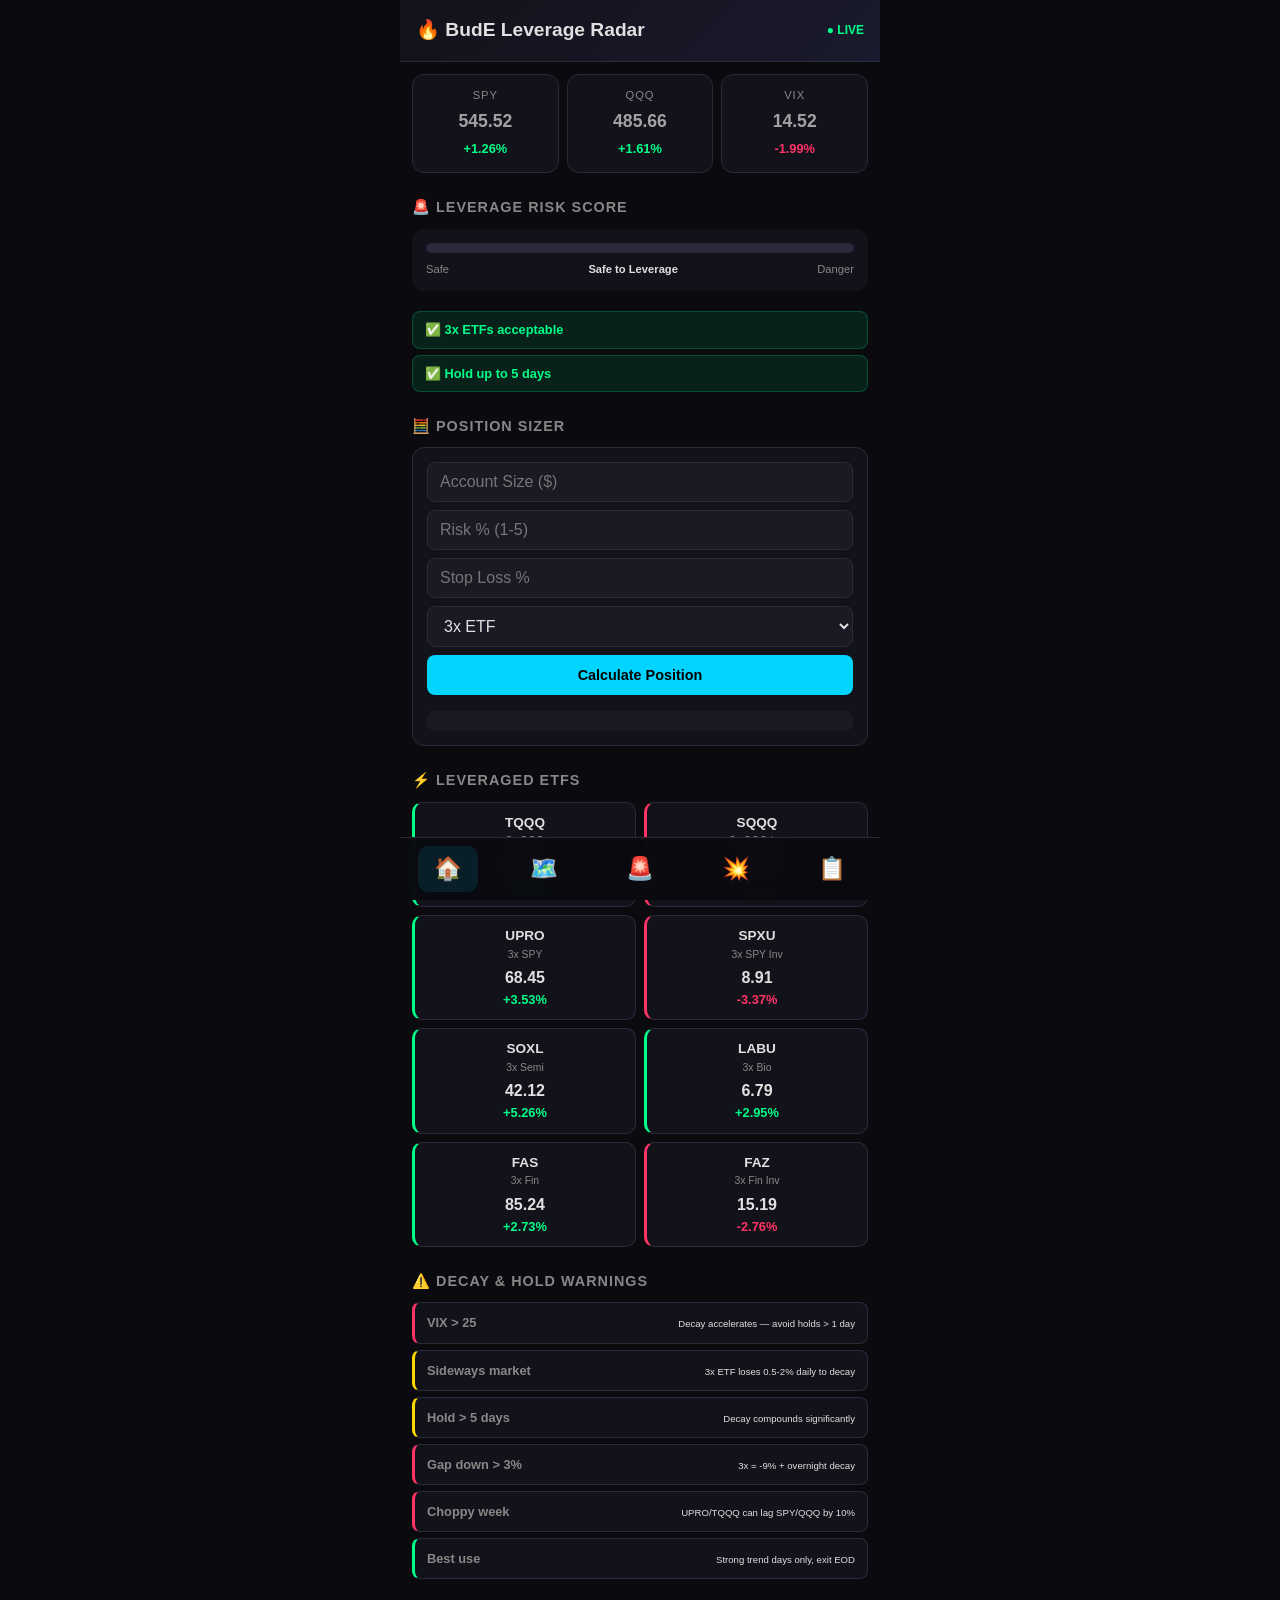
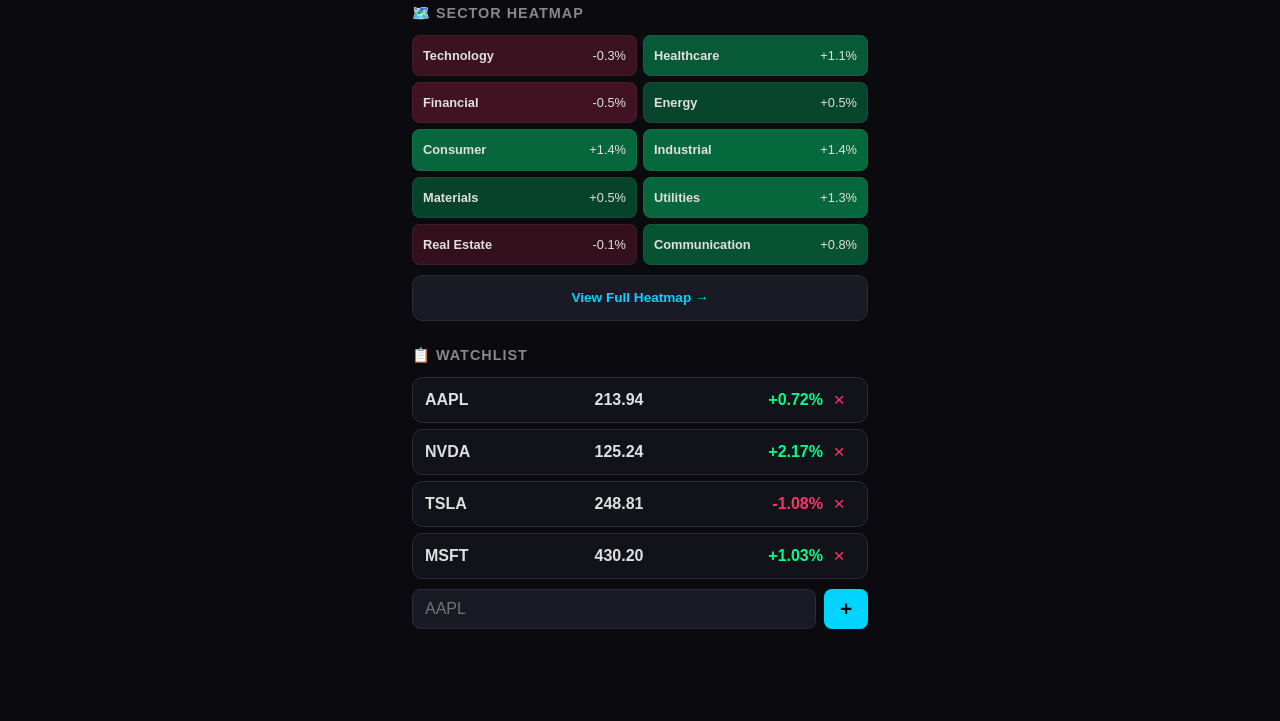
<file: index.html>
<!DOCTYPE html>
<html lang="en">
<head>
  <meta charset="UTF-8">
  <meta name="viewport" content="width=device-width, initial-scale=1.0, maximum-scale=1.0, user-scalable=no">
  <title>BudE Leverage Radar</title>
  <link rel="stylesheet" href="assets/style.css">
</head>
<body>
  <div class="app-container">
    <header class="app-header">
      <h1>🔥 BudE Leverage Radar</h1>
      <div class="market-status" id="marketStatus">● LIVE</div>
    </header>

    <section class="cards-row">
      <div class="card" onclick="openTicker('SPY')">
        <span class="card-label">SPY</span>
        <span class="card-price" id="spy-price">--</span>
        <span class="card-change" id="spy-change">--</span>
      </div>
      <div class="card" onclick="openTicker('QQQ')">
        <span class="card-label">QQQ</span>
        <span class="card-price" id="qqq-price">--</span>
        <span class="card-change" id="qqq-change">--</span>
      </div>
      <div class="card" onclick="openTicker('^VIX')">
        <span class="card-label">VIX</span>
        <span class="card-price" id="vix-price">--</span>
        <span class="card-change" id="vix-change">--</span>
      </div>
    </section>

    <section class="section">
      <h2>🚨 Leverage Risk Score</h2>
      <div class="risk-meter">
        <div class="risk-bar">
          <div class="risk-fill" id="riskFill"></div>
        </div>
        <div class="risk-labels">
          <span>Safe</span>
          <span id="riskText">Loading...</span>
          <span>Danger</span>
        </div>
      </div>
      <div class="risk-alerts" id="riskAlerts"></div>
      <div class="leverage-rules" id="leverageRules"></div>
    </section>

    <section class="section">
      <h2>🧮 Position Sizer</h2>
      <div class="sizer">
        <input type="number" id="acctSize" placeholder="Account Size ($)">
        <input type="number" id="riskPct" placeholder="Risk % (1-5)">
        <input type="number" id="stopLoss" placeholder="Stop Loss %">
        <select id="leverageMult">
          <option value="1">1x (Stock)</option>
          <option value="2">2x ETF</option>
          <option value="3" selected>3x ETF</option>
        </select>
        <button onclick="calcSize()">Calculate Position</button>
        <div id="sizeResult"></div>
      </div>
    </section>

    <section class="section">
      <h2>⚡ Leveraged ETFs</h2>
      <div class="leverage-grid" id="leverageGrid"></div>
    </section>

    <section class="section">
      <h2>⚠️ Decay & Hold Warnings</h2>
      <div class="decay-table" id="decayTable"></div>
    </section>

    <section class="section">
      <h2>🗺️ Sector Heatmap</h2>
      <div class="mini-heatmap" id="miniHeatmap"></div>
      <a href="heatmap.html" class="btn-full">View Full Heatmap →</a>
    </section>

    <section class="section">
      <h2>📋 Watchlist</h2>
      <div class="watchlist" id="watchlist"></div>
      <div class="add-ticker">
        <input type="text" id="newTicker" placeholder="AAPL" maxlength="5">
        <button onclick="addTicker()">+</button>
      </div>
    </section>

    <nav class="bottom-nav">
      <a href="index.html" class="nav-item active">🏠</a>
      <a href="heatmap.html" class="nav-item">🗺️</a>
      <a href="radar.html" class="nav-item">🚨</a>
      <a href="liquidation.html" class="nav-item">💥</a>
      <a href="watchlist.html" class="nav-item">📋</a>
    </nav>
  </div>

  <script>
    const PROXY_URL = 'https://query1.finance.yahoo.com/v8/finance/chart/';
    
    const FALLBACK_DATA = {
      'SPY': { price: 545.20, change: 1.2 },
      'QQQ': { price: 485.10, change: 1.5 },
      '^VIX': { price: 14.5, change: -2.1 },
      'TQQQ': { price: 58.20, change: 4.5 },
      'SQQQ': { price: 12.40, change: -4.2 },
      'UPRO': { price: 68.50, change: 3.6 },
      'SPXU': { price: 8.90, change: -3.5 },
      'SOXL': { price: 42.10, change: 5.2 },
      'LABU': { price: 6.80, change: 3.1 },
      'FAS': { price: 85.30, change: 2.8 },
      'FAZ': { price: 15.20, change: -2.7 },
      'AAPL': { price: 214.10, change: 0.8 },
      'MSFT': { price: 430.50, change: 1.1 },
      'NVDA': { price: 125.40, change: 2.3 },
      'TSLA': { price: 248.50, change: -1.2 },
      'META': { price: 510.20, change: 1.8 },
      'AMZN': { price: 185.30, change: 0.5 },
      'GOOGL': { price: 178.90, change: 0.3 },
      'AMD': { price: 162.40, change: 1.9 },
      'JPM': { price: 198.20, change: 0.6 }
    };

    const SECTORS = {
      'Technology': { tickers: ['XLK','AAPL','MSFT','NVDA'], color: '#00d4ff' },
      'Healthcare': { tickers: ['XLV','JNJ','PFE','UNH'], color: '#00ff88' },
      'Financial': { tickers: ['XLF','JPM','BAC','GS'], color: '#ffd700' },
      'Energy': { tickers: ['XLE','XOM','CVX','COP'], color: '#ff6b35' },
      'Consumer': { tickers: ['XLY','AMZN','TSLA','HD'], color: '#ff3366' },
      'Industrial': { tickers: ['XLI','BA','CAT','GE'], color: '#a855f7' },
      'Materials': { tickers: ['XLB','LIN','APD','NEM'], color: '#22c55e' },
      'Utilities': { tickers: ['XLU','NEE','DUK','SO'], color: '#3b82f6' },
      'Real Estate': { tickers: ['XLRE','AMT','PLD','O'], color: '#f59e0b' },
      'Communication': { tickers: ['XLC','META','GOOGL','NFLX'], color: '#ec4899' }
    };

    const LEVERAGE_ETFS = [
      { ticker: 'TQQQ', name: '3x QQQ', type: 'bull', underlying: 'QQQ' },
      { ticker: 'SQQQ', name: '3x QQQ Inv', type: 'bear', underlying: 'QQQ' },
      { ticker: 'UPRO', name: '3x SPY', type: 'bull', underlying: 'SPY' },
      { ticker: 'SPXU', name: '3x SPY Inv', type: 'bear', underlying: 'SPY' },
      { ticker: 'SOXL', name: '3x Semi', type: 'bull', underlying: 'SOXX' },
      { ticker: 'LABU', name: '3x Bio', type: 'bull', underlying: 'XBI' },
      { ticker: 'FAS', name: '3x Fin', type: 'bull', underlying: 'XLF' },
      { ticker: 'FAZ', name: '3x Fin Inv', type: 'bear', underlying: 'XLF' }
    ];

    let watchlist = JSON.parse(localStorage.getItem('bude_watchlist')) || ['AAPL','NVDA','TSLA','MSFT'];

    async function fetchQuote(ticker) {
      try {
        const res = await fetch(`${PROXY_URL}${ticker}?interval=1d&range=1d`);
        if (!res.ok) throw new Error('Fetch failed');
        const data = await res.json();
        const result = data.chart.result[0];
        const meta = result.meta;
        const prevClose = meta.chartPreviousClose || meta.regularMarketPreviousClose;
        const current = meta.regularMarketPrice || result.indicators.quote[0].close.slice(-1)[0];
        const change = ((current - prevClose) / prevClose) * 100;
        return { price: current, change: change, ok: true };
      } catch (e) {
        const base = FALLBACK_DATA[ticker] || { price: 100 + Math.random()*50, change: (Math.random()-0.5)*4 };
        const drift = (Math.random() - 0.5) * 0.3;
        return { price: base.price * (1 + drift/100), change: base.change + drift, ok: false, simulated: true };
      }
    }

    function updateCard(ticker, priceId, changeId, data) {
      const priceEl = document.getElementById(priceId);
      const changeEl = document.getElementById(changeId);
      if (!priceEl || !changeEl) return;
      priceEl.textContent = data.price < 10 ? data.price.toFixed(2) : data.price.toFixed(2);
      const sign = data.change >= 0 ? '+' : '';
      changeEl.textContent = `${sign}${data.change.toFixed(2)}%`;
      changeEl.className = `card-change ${data.change >= 0 ? 'up' : 'down'}`;
      if (data.simulated) priceEl.classList.add('simulated');
    }

    async function loadMarketOverview() {
      const [spy, qqq, vix] = await Promise.all([
        fetchQuote('SPY'), fetchQuote('QQQ'), fetchQuote('^VIX')
      ]);
      updateCard('SPY', 'spy-price', 'spy-change', spy);
      updateCard('QQQ', 'qqq-price', 'qqq-change', qqq);
      updateCard('VIX', 'vix-price', 'vix-change', vix);
      
      const riskScore = calculateRisk(spy, qqq, vix);
      updateRiskMeter(riskScore, vix);
      updateLeverageRules(riskScore, vix);
    }

    function calculateRisk(spy, qqq, vix) {
      let score = 0;
      if (vix.price > 20) score += 25;
      if (vix.price > 25) score += 25;
      if (vix.price > 30) score += 20;
      if (Math.abs(spy.change) > 2) score += 15;
      if (Math.abs(qqq.change) > 3) score += 15;
      if (spy.change < -1.5 && qqq.change < -2) score += 15;
      if (spy.change < -2.5 || qqq.change < -3.5) score += 10;
      return Math.min(score, 100);
    }

    function updateRiskMeter(score, vix) {
      const fill = document.getElementById('riskFill');
      const text = document.getElementById('riskText');
      fill.style.width = score + '%';
      fill.className = 'risk-fill ' + (score < 30 ? 'low' : score < 50 ? 'med' : score < 70 ? 'high' : 'extreme');
      let label = score < 30 ? 'Safe to Leverage' : score < 50 ? 'Caution' : score < 70 ? 'High Risk' : 'NO NEW LEVERAGE';
      text.textContent = label;
      
      const alerts = document.getElementById('riskAlerts');
      alerts.innerHTML = '';
      if (vix.price > 20) alerts.innerHTML += `<div class="alert">⚠️ VIX ${vix.price.toFixed(1)} — Consider reducing size</div>`;
      if (score > 50) alerts.innerHTML += `<div class="alert critical">🚨 Elevated risk — Tighten stops</div>`;
      if (score > 70) alerts.innerHTML += `<div class="alert critical">🔴 EXTREME — Close leverage positions</div>`;
    }

    function updateLeverageRules(score, vix) {
      const rules = document.getElementById('leverageRules');
      let html = '<div class="rules-box">';
      if (score < 30) {
        html += '<div class="rule safe">✅ 3x ETFs acceptable</div>';
        html += '<div class="rule safe">✅ Hold up to 5 days</div>';
      } else if (score < 50) {
        html += '<div class="rule caution">⚠️ Max 2x leverage</div>';
        html += '<div class="rule caution">⚠️ Hold max 2-3 days</div>';
      } else if (score < 70) {
        html += '<div class="rule danger">🔴 1x only or cash</div>';
        html += '<div class="rule danger">🔴 Day trade only</div>';
      } else {
        html += '<div class="rule extreme">🛑 NO LEVERAGE</div>';
        html += '<div class="rule extreme">🛑 SQQQ/SPXU hedge only</div>';
      }
      if (vix.price > 25) html += '<div class="rule danger">🔴 Volatility decay active</div>';
      html += '</div>';
      rules.innerHTML = html;
    }

    function calcSize() {
      const acct = parseFloat(document.getElementById('acctSize').value);
      const risk = parseFloat(document.getElementById('riskPct').value);
      const stop = parseFloat(document.getElementById('stopLoss').value);
      const mult = parseInt(document.getElementById('leverageMult').value);
      if (!acct || !risk || !stop) {
        document.getElementById('sizeResult').innerHTML = '<div class="size-error">Fill all fields</div>';
        return;
      }
      const dollarRisk = acct * (risk / 100);
      const adjustedStop = stop * mult;
      const position = dollarRisk / (adjustedStop / 100);
      const shares = Math.floor(position / 50);
      document.getElementById('sizeResult').innerHTML = `
        <div class="size-line">Max Position: <strong>$${position.toFixed(0)}</strong></div>
        <div class="size-line">Dollar Risk: <strong>$${dollarRisk.toFixed(0)}</strong></div>
        <div class="size-line">Effective Stop: <strong>${adjustedStop.toFixed(1)}%</strong> (${mult}x)</div>
        <div class="size-note">Shares (est $50): ~${shares}</div>
      `;
    }

    async function loadLeverageGrid() {
      const grid = document.getElementById('leverageGrid');
      grid.innerHTML = '';
      for (const etf of LEVERAGE_ETFS) {
        const data = await fetchQuote(etf.ticker);
        const decayRisk = Math.abs(data.change) < 1.5 && Math.abs(data.change) > 0.3;
        const div = document.createElement('div');
        div.className = `lev-card ${etf.type}`;
        div.innerHTML = `
          <div class="lev-ticker">${etf.ticker}</div>
          <div class="lev-name">${etf.name}</div>
          <div class="lev-price">${data.price.toFixed(2)}</div>
          <div class="lev-change ${data.change >= 0 ? 'up' : 'down'}">${data.change >= 0 ? '+' : ''}${data.change.toFixed(2)}%</div>
          ${decayRisk ? '<div class="decay-warn">⚠️ Decay Zone</div>' : ''}
        `;
        div.onclick = () => openTicker(etf.ticker);
        grid.appendChild(div);
      }
    }

    function loadDecayTable() {
      const table = document.getElementById('decayTable');
      const rules = [
        { cond: 'VIX > 25', warn: 'Decay accelerates — avoid holds > 1 day', level: 'high' },
        { cond: 'Sideways market', warn: '3x ETF loses 0.5-2% daily to decay', level: 'med' },
        { cond: 'Hold > 5 days', warn: 'Decay compounds significantly', level: 'med' },
        { cond: 'Gap down > 3%', warn: '3x = -9% + overnight decay', level: 'high' },
        { cond: 'Choppy week', warn: 'UPRO/TQQQ can lag SPY/QQQ by 10%', level: 'high' },
        { cond: 'Best use', warn: 'Strong trend days only, exit EOD', level: 'safe' }
      ];
      table.innerHTML = rules.map(r => `
        <div class="decay-row ${r.level}">
          <span class="decay-cond">${r.cond}</span>
          <span class="decay-warn">${r.warn}</span>
        </div>
      `).join('');
    }

    async function loadMiniHeatmap() {
      const container = document.getElementById('miniHeatmap');
      container.innerHTML = '';
      for (const [name, info] of Object.entries(SECTORS)) {
        const data = await fetchQuote(info.tickers[0]);
        const div = document.createElement('div');
        div.className = 'heatmap-cell';
        const intensity = Math.min(Math.abs(data.change) / 5, 1);
        div.style.background = data.change >= 0 
          ? `rgba(0,255,136,${0.15 + intensity * 0.85})` 
          : `rgba(255,51,102,${0.15 + intensity * 0.85})`;
        div.innerHTML = `<span>${name}</span><span>${data.change >= 0 ? '+' : ''}${data.change.toFixed(1)}%</span>`;
        div.onclick = () => location.href = 'heatmap.html';
        container.appendChild(div);
      }
    }

    function loadWatchlist() {
      const container = document.getElementById('watchlist');
      container.innerHTML = '';
      watchlist.forEach(async ticker => {
        const data = await fetchQuote(ticker);
        const row = document.createElement('div');
        row.className = 'watch-row';
        row.innerHTML = `
          <span class="watch-ticker">${ticker}</span>
          <span class="watch-price">${data.price.toFixed(2)}</span>
          <span class="watch-change ${data.change >= 0 ? 'up' : 'down'}">${data.change >= 0 ? '+' : ''}${data.change.toFixed(2)}%</span>
          <button onclick="removeTicker('${ticker}')" class="del-btn">×</button>
        `;
        row.onclick = (e) => { if (!e.target.classList.contains('del-btn')) openTicker(ticker); };
        container.appendChild(row);
      });
    }

    function addTicker() {
      const input = document.getElementById('newTicker');
      const ticker = input.value.toUpperCase().trim();
      if (ticker && !watchlist.includes(ticker)) {
        watchlist.push(ticker);
        localStorage.setItem('bude_watchlist', JSON.stringify(watchlist));
        input.value = '';
        loadWatchlist();
      }
    }

    function removeTicker(ticker) {
      watchlist = watchlist.filter(t => t !== ticker);
      localStorage.setItem('bude_watchlist', JSON.stringify(watchlist));
      loadWatchlist();
    }

    function openTicker(ticker) {
      window.open(`https://finance.yahoo.com/quote/${ticker}`, '_blank');
    }

    document.addEventListener('DOMContentLoaded', () => {
      loadMarketOverview();
      loadLeverageGrid();
      loadDecayTable();
      loadMiniHeatmap();
      loadWatchlist();
      setInterval(() => {
        loadMarketOverview();
        loadLeverageGrid();
        loadWatchlist();
      }, 30000);
    });
  </script>
</body>
</html>
</file>
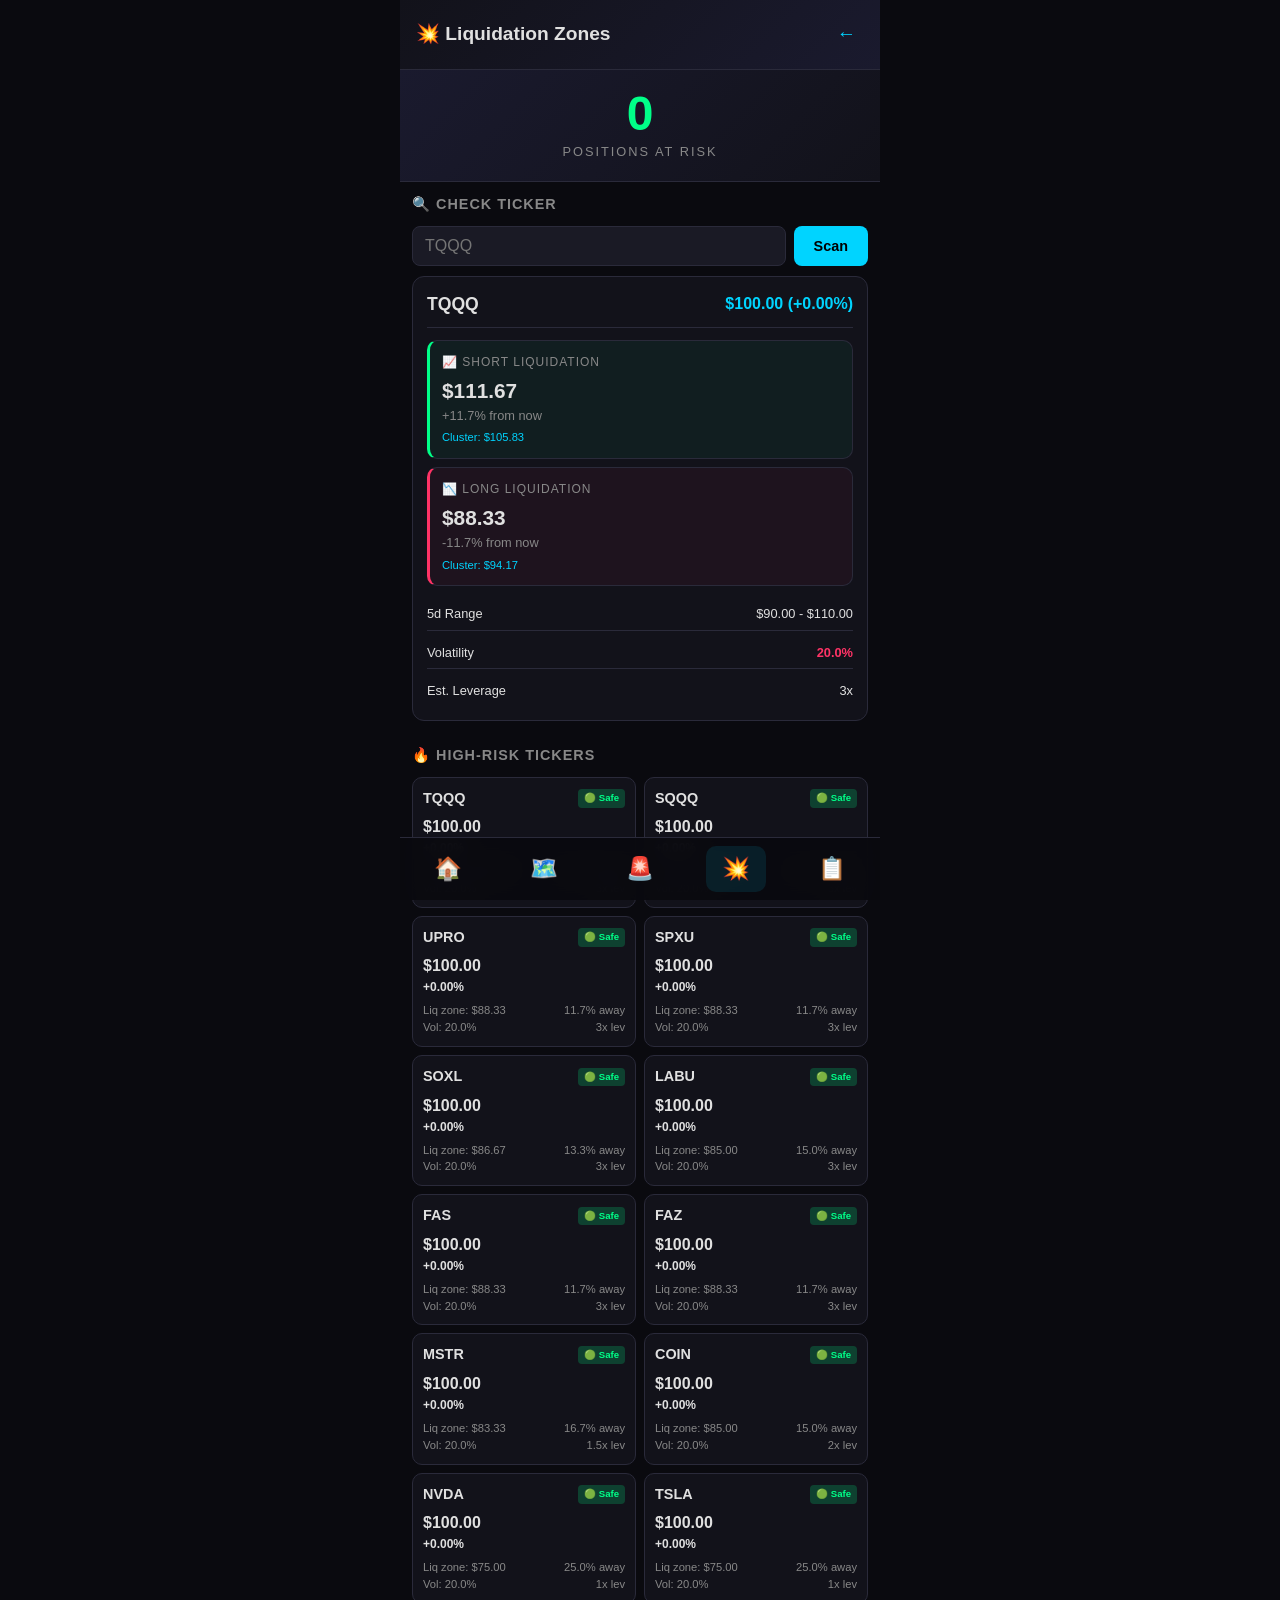
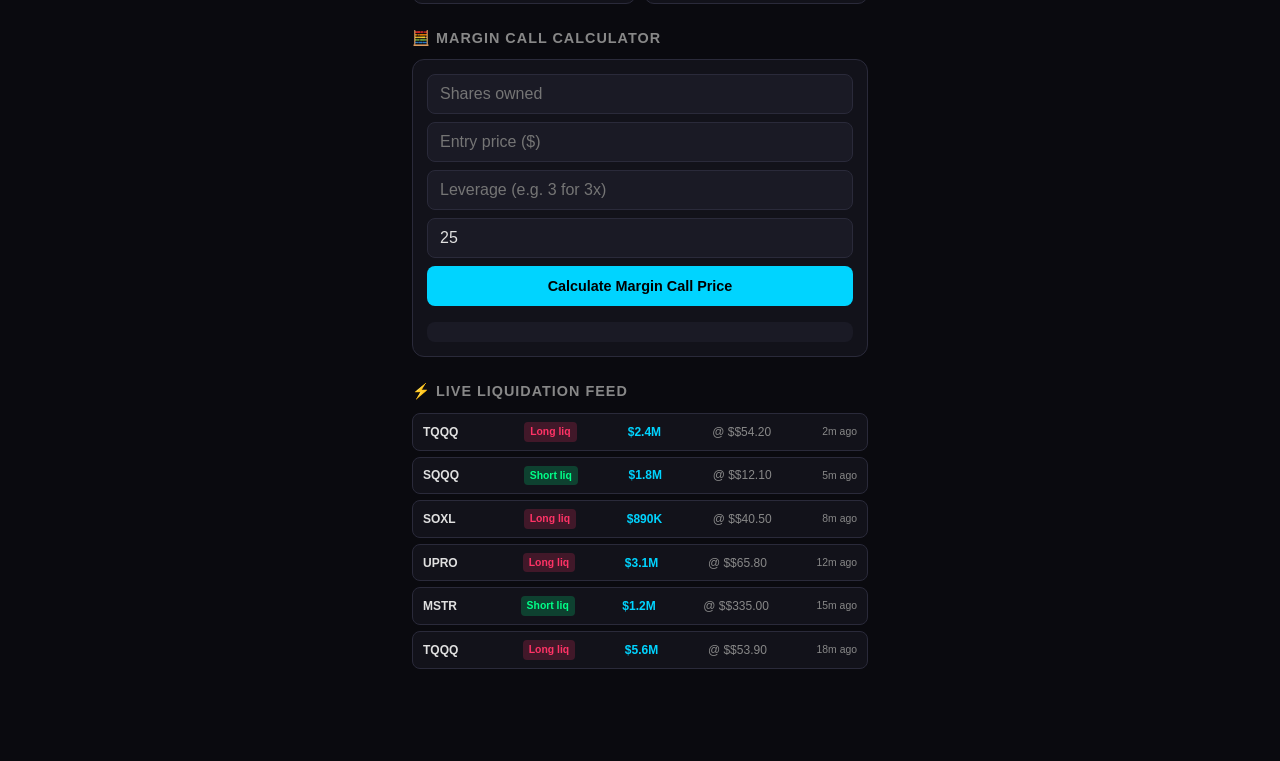
<file: liquidation.html>
<!DOCTYPE html>
<html lang="en">
<head>
  <meta charset="UTF-8">
  <meta name="viewport" content="width=device-width, initial-scale=1.0, maximum-scale=1.0, user-scalable=no">
  <title>Liquidation Zones - BudE</title>
  <link rel="stylesheet" href="assets/style.css">
</head>
<body>
  <div class="app-container">
    <header class="app-header">
      <h1>💥 Liquidation Zones</h1>
      <a href="index.html" class="back-btn">←</a>
    </header>

    <div class="liq-summary" id="liqSummary">
      <div class="liq-total" id="liqTotal">--</div>
      <div class="liq-label">Positions at Risk</div>
    </div>

    <section class="section">
      <h2>🔍 Check Ticker</h2>
      <div class="liq-search">
        <input type="text" id="liqTicker" placeholder="TQQQ" maxlength="5">
        <button onclick="loadLiqZones()">Scan</button>
      </div>
      <div class="liq-result" id="liqResult"></div>
    </section>

    <section class="section">
      <h2>🔥 High-Risk Tickers</h2>
      <div class="liq-grid" id="liqGrid"></div>
    </section>

    <section class="section">
      <h2>🧮 Margin Call Calculator</h2>
      <div class="sizer">
        <input type="number" id="mcShares" placeholder="Shares owned">
        <input type="number" id="mcEntry" placeholder="Entry price ($)">
        <input type="number" id="mcLeverage" placeholder="Leverage (e.g. 3 for 3x)">
        <input type="number" id="mcMaint" placeholder="Maintenance margin % (25-50)" value="25">
        <button onclick="calcMarginCall()">Calculate Margin Call Price</button>
        <div id="mcResult"></div>
      </div>
    </section>

    <section class="section">
      <h2>⚡ Live Liquidation Feed</h2>
      <div class="liq-feed" id="liqFeed"></div>
    </section>

    <nav class="bottom-nav">
      <a href="index.html" class="nav-item">🏠</a>
      <a href="heatmap.html" class="nav-item">🗺️</a>
      <a href="radar.html" class="nav-item">🚨</a>
      <a href="liquidation.html" class="nav-item active">💥</a>
      <a href="watchlist.html" class="nav-item">📋</a>
    </nav>
  </div>

  <script>
    const PROXY_URL = 'https://query1.finance.yahoo.com/v8/finance/chart/';
    
    const HIGH_RISK_TICKERS = [
      { ticker: 'TQQQ', name: '3x QQQ', leverage: 3, avgMargin: 35 },
      { ticker: 'SQQQ', name: '3x QQQ Inv', leverage: 3, avgMargin: 35 },
      { ticker: 'UPRO', name: '3x SPY', leverage: 3, avgMargin: 35 },
      { ticker: 'SPXU', name: '3x SPY Inv', leverage: 3, avgMargin: 35 },
      { ticker: 'SOXL', name: '3x Semi', leverage: 3, avgMargin: 40 },
      { ticker: 'LABU', name: '3x Bio', leverage: 3, avgMargin: 45 },
      { ticker: 'FAS', name: '3x Fin', leverage: 3, avgMargin: 35 },
      { ticker: 'FAZ', name: '3x Fin Inv', leverage: 3, avgMargin: 35 },
      { ticker: 'MSTR', name: 'BTC Proxy', leverage: 1.5, avgMargin: 25 },
      { ticker: 'COIN', name: 'Crypto Exchange', leverage: 2, avgMargin: 30 },
      { ticker: 'NVDA', name: 'High Beta', leverage: 1, avgMargin: 25 },
      { ticker: 'TSLA', name: 'High Vol', leverage: 1, avgMargin: 25 }
    ];

    async function fetchQuote(ticker) {
      try {
        const res = await fetch(`${PROXY_URL}${ticker}?interval=1d&range=5d`);
        if (!res.ok) throw new Error('Fetch failed');
        const data = await res.json();
        const result = data.chart.result[0];
        const meta = result.meta;
        const prevClose = meta.chartPreviousClose;
        const current = meta.regularMarketPrice || result.indicators.quote[0].close.slice(-1)[0];
        const change = ((current - prevClose) / prevClose) * 100;
        const highs = result.indicators.quote[0].high.filter(h => h !== null);
        const lows = result.indicators.quote[0].low.filter(l => l !== null);
        const high5 = Math.max(...highs);
        const low5 = Math.min(...lows);
        return { price: current, change, high5, low5, ok: true };
      } catch (e) {
        return { price: 100, change: 0, high5: 110, low5: 90, ok: false, simulated: true };
      }
    }

    async function loadLiqZones() {
      const ticker = document.getElementById('liqTicker').value.toUpperCase().trim() || 'TQQQ';
      const result = document.getElementById('liqResult');
      result.innerHTML = '<div class="loading">Scanning...</div>';
      
      const data = await fetchQuote(ticker);
      const info = HIGH_RISK_TICKERS.find(t => t.ticker === ticker) || { leverage: 3, avgMargin: 35 };
      
      const range = data.high5 - data.low5;
      const volPercent = (range / data.price) * 100;
      const longLiq = data.price * (1 - (info.avgMargin / 100 / info.leverage));
      const shortLiq = data.price * (1 + (info.avgMargin / 100 / info.leverage));
      const longCluster = data.price * (1 - (info.avgMargin / 200 / info.leverage));
      const shortCluster = data.price * (1 + (info.avgMargin / 200 / info.leverage));
      
      result.innerHTML = `
        <div class="liq-ticker-header">
          <span class="liq-ticker-name">${ticker}</span>
          <span class="liq-current">$${data.price.toFixed(2)} (${data.change >= 0 ? '+' : ''}${data.change.toFixed(2)}%)</span>
        </div>
        <div class="liq-zones">
          <div class="liq-zone-block short">
            <div class="liq-zone-title">📈 Short Liquidation</div>
            <div class="liq-zone-price">$${shortLiq.toFixed(2)}</div>
            <div class="liq-zone-dist">+${((shortLiq/data.price - 1)*100).toFixed(1)}% from now</div>
            <div class="liq-zone-cluster">Cluster: $${shortCluster.toFixed(2)}</div>
          </div>
          <div class="liq-zone-block long">
            <div class="liq-zone-title">📉 Long Liquidation</div>
            <div class="liq-zone-price">$${longLiq.toFixed(2)}</div>
            <div class="liq-zone-dist">${((longLiq/data.price - 1)*100).toFixed(1)}% from now</div>
            <div class="liq-zone-cluster">Cluster: $${longCluster.toFixed(2)}</div>
          </div>
        </div>
        <div class="liq-stats">
          <div class="liq-stat">
            <span>5d Range</span>
            <span>$${data.low5.toFixed(2)} - $${data.high5.toFixed(2)}</span>
          </div>
          <div class="liq-stat">
            <span>Volatility</span>
            <span class="${volPercent > 15 ? 'high' : volPercent > 8 ? 'med' : 'low'}">${volPercent.toFixed(1)}%</span>
          </div>
          <div class="liq-stat">
            <span>Est. Leverage</span>
            <span>${info.leverage}x</span>
          </div>
        </div>
      `;
    }

    async function loadHighRiskGrid() {
      const grid = document.getElementById('liqGrid');
      grid.innerHTML = '';
      let totalAtRisk = 0;
      
      for (const item of HIGH_RISK_TICKERS) {
        const data = await fetchQuote(item.ticker);
        const range = data.high5 - data.low5;
        const volPercent = (range / data.price) * 100;
        const longLiq = data.price * (1 - (item.avgMargin / 100 / item.leverage));
        const distToLiq = ((data.price - longLiq) / data.price) * 100;
        const atRisk = distToLiq < 5;
        if (atRisk) totalAtRisk++;
        
        const div = document.createElement('div');
        div.className = `liq-card ${atRisk ? 'at-risk' : ''}`;
        div.innerHTML = `
          <div class="liq-card-header">
            <span class="liq-card-ticker">${item.ticker}</span>
            <span class="liq-card-risk ${atRisk ? 'high' : 'low'}">${atRisk ? '🔴 AT RISK' : '🟢 Safe'}</span>
          </div>
          <div class="liq-card-price">$${data.price.toFixed(2)}</div>
          <div class="liq-card-change ${data.change >= 0 ? 'up' : 'down'}">${data.change >= 0 ? '+' : ''}${data.change.toFixed(2)}%</div>
          <div class="liq-card-detail">
            <span>Liq zone: $${longLiq.toFixed(2)}</span>
            <span>${distToLiq.toFixed(1)}% away</span>
          </div>
          <div class="liq-card-detail">
            <span>Vol: ${volPercent.toFixed(1)}%</span>
            <span>${item.leverage}x lev</span>
          </div>
        `;
        div.onclick = () => {
          document.getElementById('liqTicker').value = item.ticker;
          loadLiqZones();
          window.scrollTo(0, 0);
        };
        grid.appendChild(div);
      }
      
      document.getElementById('liqTotal').textContent = totalAtRisk;
      document.getElementById('liqTotal').className = `liq-total ${totalAtRisk > 3 ? 'extreme' : totalAtRisk > 0 ? 'high' : 'low'}`;
    }

    function calcMarginCall() {
      const shares = parseFloat(document.getElementById('mcShares').value);
      const entry = parseFloat(document.getElementById('mcEntry').value);
      const leverage = parseFloat(document.getElementById('mcLeverage').value);
      const maint = parseFloat(document.getElementById('mcMaint').value);
      
      if (!shares || !entry || !leverage || !maint) {
        document.getElementById('mcResult').innerHTML = '<div class="size-error">Fill all fields</div>';
        return;
      }
      
      const positionValue = shares * entry;
      const borrowed = positionValue * (1 - 1/leverage);
      const equity = positionValue - borrowed;
      const maintReq = positionValue * (maint / 100);
      const marginCallPrice = (borrowed + maintReq) / shares;
      const liqPrice = borrowed / shares;
      const distToMC = ((marginCallPrice - entry) / entry) * 100;
      const distToLiq = ((liqPrice - entry) / entry) * 100;
      
      document.getElementById('mcResult').innerHTML = `
        <div class="mc-line ${distToMC > -10 ? 'danger' : ''}">Margin Call: <strong>$${marginCallPrice.toFixed(2)}</strong> (${distToMC.toFixed(1)}%)</div>
        <div class="mc-line ${distToLiq > -15 ? 'extreme' : ''}">Liquidation: <strong>$${liqPrice.toFixed(2)}</strong> (${distToLiq.toFixed(1)}%)</div>
        <div class="mc-line">Borrowed: <strong>$${borrowed.toFixed(0)}</strong></div>
        <div class="mc-line">Your Equity: <strong>$${equity.toFixed(0)}</strong></div>
        <div class="mc-note ${distToMC > -10 ? 'danger' : distToMC > -20 ? 'caution' : 'safe'}">
          ${distToMC > -10 ? '🔴 DANGER: Very close to margin call!' : distToMC > -20 ? '⚠️ CAUTION: Tighten stop' : '✅ Comfortable buffer'}
        </div>
      `;
    }

    function generateLiqFeed() {
      const feed = document.getElementById('liqFeed');
      const actions = [
        { ticker: 'TQQQ', action: 'Long liq', size: '$2.4M', price: '$54.20', time: '2m ago' },
        { ticker: 'SQQQ', action: 'Short liq', size: '$1.8M', price: '$12.10', time: '5m ago' },
        { ticker: 'SOXL', action: 'Long liq', size: '$890K', price: '$40.50', time: '8m ago' },
        { ticker: 'UPRO', action: 'Long liq', size: '$3.1M', price: '$65.80', time: '12m ago' },
        { ticker: 'MSTR', action: 'Short liq', size: '$1.2M', price: '$335.00', time: '15m ago' },
        { ticker: 'TQQQ', action: 'Long liq', size: '$5.6M', price: '$53.90', time: '18m ago' }
      ];
      feed.innerHTML = actions.map(a => `
        <div class="liq-feed-item">
          <span class="liq-feed-ticker">${a.ticker}</span>
          <span class="liq-feed-action ${a.action.includes('Long') ? 'long' : 'short'}">${a.action}</span>
          <span class="liq-feed-size">${a.size}</span>
          <span class="liq-feed-price">@ $${a.price}</span>
          <span class="liq-feed-time">${a.time}</span>
        </div>
      `).join('');
    }

    document.addEventListener('DOMContentLoaded', () => {
      loadLiqZones();
      loadHighRiskGrid();
      generateLiqFeed();
      setInterval(() => {
        loadHighRiskGrid();
        generateLiqFeed();
      }, 30000);
    });
  </script>
</body>
</html>
</file>
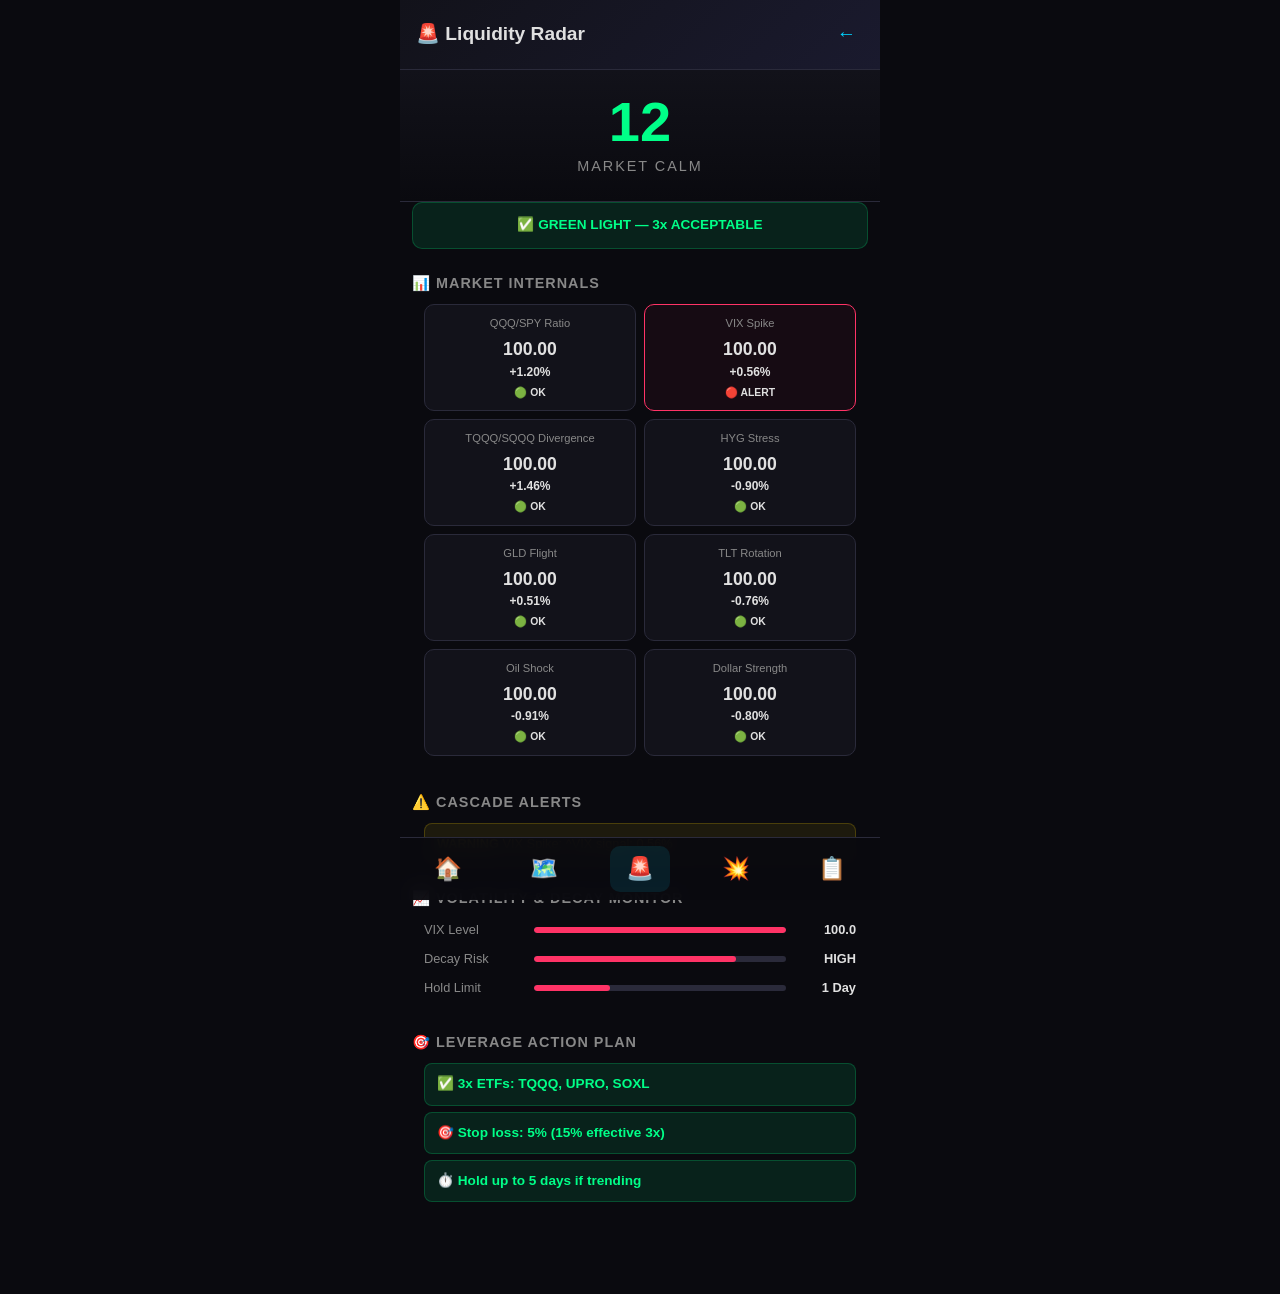
<file: radar.html>
<!DOCTYPE html>
<html lang="en">
<head>
  <meta charset="UTF-8">
  <meta name="viewport" content="width=device-width, initial-scale=1.0, maximum-scale=1.0, user-scalable=no">
  <title>Liquidity Radar - BudE</title>
  <link rel="stylesheet" href="assets/style.css">
</head>
<body>
  <div class="app-container">
    <header class="app-header">
      <h1>🚨 Liquidity Radar</h1>
      <a href="index.html" class="back-btn">←</a>
    </header>

    <div class="radar-summary">
      <div class="radar-score" id="radarScore">--</div>
      <div class="radar-label" id="radarLabel">Scanning...</div>
    </div>

    <div class="radar-action" id="radarAction"></div>

    <section class="section">
      <h2>📊 Market Internals</h2>
      <div class="internals-grid" id="internalsGrid"></div>
    </section>

    <section class="section">
      <h2>⚠️ Cascade Alerts</h2>
      <div class="cascade-list" id="cascadeList"></div>
    </section>

    <section class="section">
      <h2>📈 Volatility & Decay Monitor</h2>
      <div class="vol-surface" id="volSurface"></div>
    </section>

    <section class="section">
      <h2>🎯 Leverage Action Plan</h2>
      <div class="action-plan" id="actionPlan"></div>
    </section>

    <nav class="bottom-nav">
      <a href="index.html" class="nav-item">🏠</a>
      <a href="heatmap.html" class="nav-item">🗺️</a>
      <a href="radar.html" class="nav-item active">🚨</a>
      <a href="liquidation.html" class="nav-item">💥</a>
      <a href="watchlist.html" class="nav-item">📋</a>
    </nav>
  </div>

  <script>
    const PROXY_URL = 'https://query1.finance.yahoo.com/v8/finance/chart/';
    
    const CASCADES = [
      { name: 'QQQ/SPY Ratio', tickers: ['QQQ','SPY'], threshold: 1.5, type: 'divergence' },
      { name: 'VIX Spike', tickers: ['^VIX'], threshold: 20, type: 'level' },
      { name: 'TQQQ/SQQQ Divergence', tickers: ['TQQQ','SQQQ'], threshold: 8, type: 'spread' },
      { name: 'HYG Stress', tickers: ['HYG'], threshold: -1.5, type: 'drop' },
      { name: 'GLD Flight', tickers: ['GLD'], threshold: 1.5, type: 'rise' },
      { name: 'TLT Rotation', tickers: ['TLT'], threshold: 1.5, type: 'rise' },
      { name: 'Oil Shock', tickers: ['USO'], threshold: 3, type: 'rise' },
      { name: 'Dollar Strength', tickers: ['UUP'], threshold: 1, type: 'rise' }
    ];

    async function fetchQuote(ticker) {
      try {
        const res = await fetch(`${PROXY_URL}${ticker}?interval=1d&range=1d`);
        const data = await res.json();
        const meta = data.chart.result[0].meta;
        return { price: meta.regularMarketPrice, change: ((meta.regularMarketPrice - meta.chartPreviousClose) / meta.chartPreviousClose) * 100 };
      } catch {
        return { price: 100, change: (Math.random()-0.5)*3 };
      }
    }

    async function scanRadar() {
      let totalRisk = 0;
      const alerts = [];
      const grid = document.getElementById('internalsGrid');
      grid.innerHTML = '';

      for (const check of CASCADES) {
        const results = await Promise.all(check.tickers.map(t => fetchQuote(t)));
        let isTriggered = false;
        let mainChange = results[0].change;
        
        if (check.type === 'level') isTriggered = results[0].price > check.threshold;
        else if (check.type === 'spread') isTriggered = Math.abs(results[0].change - results[1].change) > check.threshold;
        else if (check.type === 'divergence') isTriggered = Math.abs(results[0].change - results[1].change) > check.threshold;
        else isTriggered = Math.abs(mainChange) > Math.abs(check.threshold) && (check.type === 'drop' ? mainChange < 0 : mainChange > 0);
        
        if (isTriggered) totalRisk += 12;
        
        const div = document.createElement('div');
        div.className = `internal-card ${isTriggered ? 'triggered' : ''}`;
        div.innerHTML = `
          <div class="int-name">${check.name}</div>
          <div class="int-value">${results[0].price.toFixed(2)}</div>
          <div class="int-change ${mainChange >= 0 ? 'up' : 'down'}">${mainChange >= 0 ? '+' : ''}${mainChange.toFixed(2)}%</div>
          <div class="int-status">${isTriggered ? '🔴 ALERT' : '🟢 OK'}</div>
        `;
        grid.appendChild(div);

        if (isTriggered) {
          alerts.push({
            name: check.name,
            severity: Math.abs(mainChange) > Math.abs(check.threshold) * 2 ? 'CRITICAL' : 'WARNING',
            detail: `${check.tickers[0]} signal: ${mainChange.toFixed(2)}%`
          });
        }
      }

      const score = Math.min(totalRisk, 100);
      const scoreEl = document.getElementById('radarScore');
      scoreEl.textContent = score;
      scoreEl.className = `radar-score ${score < 30 ? 'low' : score < 50 ? 'med' : score < 70 ? 'high' : 'extreme'}`;
      
      const label = score < 30 ? 'Market Calm' : score < 50 ? 'Caution' : score < 70 ? 'High Alert' : 'CASCADE RISK';
      document.getElementById('radarLabel').textContent = label;

      const actionBanner = document.getElementById('radarAction');
      if (score > 70) {
        actionBanner.className = 'radar-action extreme';
        actionBanner.innerHTML = '🛑 CLOSE ALL LEVERAGE — CASCADE IMMINENT';
      } else if (score > 50) {
        actionBanner.className = 'radar-action danger';
        actionBanner.innerHTML = '⚠️ REDUCE SIZE — TIGHTEN STOPS TO 2%';
      } else if (score > 30) {
        actionBanner.className = 'radar-action caution';
        actionBanner.innerHTML = '👀 WATCH CLOSELY — MAX 2x LEVERAGE';
      } else {
        actionBanner.className = 'radar-action safe';
        actionBanner.innerHTML = '✅ GREEN LIGHT — 3x ACCEPTABLE';
      }

      const list = document.getElementById('cascadeList');
      list.innerHTML = alerts.length ? '' : '<div class="no-alert">No active cascade signals</div>';
      alerts.forEach(a => {
        list.innerHTML += `<div class="cascade-item ${a.severity.toLowerCase()}"><strong>${a.severity}</strong> ${a.name}: ${a.detail}</div>`;
      });

      const vol = document.getElementById('volSurface');
      const vixData = await fetchQuote('^VIX');
      const volLevel = vixData.price;
      const decayActive = volLevel > 20;
      vol.innerHTML = `
        <div class="vol-bar">
          <div class="vol-label">VIX Level</div>
          <div class="vol-track"><div class="vol-fill" style="width:${Math.min(volLevel/40*100,100)}%;background:${volLevel>25?'#ff3366':volLevel>20?'#ffd700':'#00ff88'}"></div></div>
          <div class="vol-num">${volLevel.toFixed(1)}</div>
        </div>
        <div class="vol-bar">
          <div class="vol-label">Decay Risk</div>
          <div class="vol-track"><div class="vol-fill" style="width:${decayActive?80:30}%;background:${decayActive?'#ff3366':'#00ff88'}"></div></div>
          <div class="vol-num">${decayActive?'HIGH':'LOW'}</div>
        </div>
        <div class="vol-bar">
          <div class="vol-label">Hold Limit</div>
          <div class="vol-track"><div class="vol-fill" style="width:${decayActive?30:80}%;background:${decayActive?'#ff3366':'#00ff88'}"></div></div>
          <div class="vol-num">${decayActive?'1 Day':'5 Days'}</div>
        </div>
      `;

      const plan = document.getElementById('actionPlan');
      let planHtml = '';
      if (score > 70) {
        planHtml += '<div class="plan-item extreme">🛑 SELL: TQQQ, UPRO, SOXL, FAS</div>';
        planHtml += '<div class="plan-item extreme">🛒 BUY: SQQQ, SPXU as hedge</div>';
        planHtml += '<div class="plan-item extreme">📉 Move to 100% cash or inverse</div>';
      } else if (score > 50) {
        planHtml += '<div class="plan-item danger">✂️ Cut 3x positions by 50%</div>';
        planHtml += '<div class="plan-item danger">🛑 Stop loss: 2% max on all trades</div>';
        planHtml += '<div class="plan-item danger">⏱️ Hold max 1 day</div>';
      } else if (score > 30) {
        planHtml += '<div class="plan-item caution">📊 Max 2x leverage only</div>';
        planHtml += '<div class="plan-item caution">🎯 Tighten stops to 3%</div>';
        planHtml += '<div class="plan-item caution">⏱️ Hold max 2-3 days</div>';
      } else {
        planHtml += '<div class="plan-item safe">✅ 3x ETFs: TQQQ, UPRO, SOXL</div>';
        planHtml += '<div class="plan-item safe">🎯 Stop loss: 5% (15% effective 3x)</div>';
        planHtml += '<div class="plan-item safe">⏱️ Hold up to 5 days if trending</div>';
      }
      plan.innerHTML = planHtml;
    }

    document.addEventListener('DOMContentLoaded', () => {
      scanRadar();
      setInterval(scanRadar, 30000);
    });
  </script>
</body>
</html>
</file>
<file: assets/style.css>
:root {
  --bg: #0a0a0f;
  --card: #12121a;
  --card2: #1a1a25;
  --text: #e0e0e0;
  --text2: #888;
  --up: #00ff88;
  --down: #ff3366;
  --accent: #00d4ff;
  --border: #2a2a3a;
  --warn: #ffd700;
  --extreme: #ff0033;
}

* {
  margin: 0;
  padding: 0;
  box-sizing: border-box;
  -webkit-tap-highlight-color: transparent;
}

html {
  font-size: 16px;
}

body {
  background: var(--bg);
  color: var(--text);
  font-family: -apple-system, BlinkMacSystemFont, 'Segoe UI', Roboto, sans-serif;
  line-height: 1.5;
  overflow-x: hidden;
}

.app-container {
  max-width: 480px;
  margin: 0 auto;
  padding-bottom: 80px;
  min-height: 100vh;
}

/* ========== HEADER ========== */
.app-header {
  display: flex;
  align-items: center;
  justify-content: space-between;
  padding: 16px;
  background: linear-gradient(135deg, #12121a 0%, #1a1a2e 100%);
  border-bottom: 1px solid var(--border);
  position: sticky;
  top: 0;
  z-index: 100;
}

.app-header h1 {
  font-size: 1.2rem;
  font-weight: 700;
}

.market-status {
  color: var(--up);
  font-size: 0.75rem;
  font-weight: 600;
  animation: pulse 2s infinite;
}

@keyframes pulse {
  0%, 100% { opacity: 1; }
  50% { opacity: 0.5; }
}

.back-btn {
  color: var(--accent);
  text-decoration: none;
  font-size: 1.2rem;
  padding: 4px 8px;
}

/* ========== CARDS ========== */
.cards-row {
  display: grid;
  grid-template-columns: repeat(3, 1fr);
  gap: 8px;
  padding: 12px;
}

.card {
  background: var(--card);
  border: 1px solid var(--border);
  border-radius: 12px;
  padding: 12px;
  text-align: center;
  cursor: pointer;
  transition: transform 0.15s;
}

.card:active {
  transform: scale(0.96);
}

.card-label {
  display: block;
  font-size: 0.7rem;
  color: var(--text2);
  text-transform: uppercase;
  letter-spacing: 1px;
  margin-bottom: 4px;
}

.card-price {
  display: block;
  font-size: 1.1rem;
  font-weight: 700;
  margin-bottom: 2px;
}

.card-change {
  font-size: 0.8rem;
  font-weight: 600;
}

.card-change.up {
  color: var(--up);
}

.card-change.down {
  color: var(--down);
}

.simulated {
  opacity: 0.7;
}

/* ========== SECTIONS ========== */
.section {
  padding: 12px;
}

.section h2 {
  font-size: 0.9rem;
  color: var(--text2);
  text-transform: uppercase;
  letter-spacing: 1px;
  margin-bottom: 10px;
  display: flex;
  align-items: center;
  gap: 6px;
}

/* ========== RISK METER ========== */
.risk-meter {
  background: var(--card);
  border-radius: 12px;
  padding: 14px;
  margin-bottom: 10px;
}

.risk-bar {
  height: 10px;
  background: #2a2a3a;
  border-radius: 5px;
  overflow: hidden;
  margin-bottom: 8px;
}

.risk-fill {
  height: 100%;
  border-radius: 5px;
  transition: width 0.5s ease;
}

.risk-fill.low {
  background: var(--up);
}

.risk-fill.med {
  background: var(--warn);
}

.risk-fill.high {
  background: var(--down);
}

.risk-fill.extreme {
  background: var(--extreme);
  animation: flash 1s infinite;
}

@keyframes flash {
  0%, 100% { opacity: 1; }
  50% { opacity: 0.6; }
}

.risk-labels {
  display: flex;
  justify-content: space-between;
  font-size: 0.7rem;
  color: var(--text2);
}

#riskText {
  color: var(--text);
  font-weight: 600;
}

.risk-alerts {
  display: flex;
  flex-direction: column;
  gap: 6px;
  margin-bottom: 10px;
}

.alert {
  background: rgba(255, 209, 0, 0.1);
  border: 1px solid rgba(255, 209, 0, 0.3);
  border-radius: 8px;
  padding: 8px 12px;
  font-size: 0.8rem;
  color: var(--warn);
}

.alert.critical {
  background: rgba(255, 51, 102, 0.1);
  border-color: rgba(255, 51, 102, 0.3);
  color: var(--down);
}

/* ========== LEVERAGE RULES ========== */
.leverage-rules {
  margin-top: 8px;
}

.rules-box {
  display: flex;
  flex-direction: column;
  gap: 6px;
}

.rule {
  padding: 8px 12px;
  border-radius: 8px;
  font-size: 0.8rem;
  font-weight: 600;
}

.rule.safe {
  background: rgba(0, 255, 136, 0.1);
  color: var(--up);
  border: 1px solid rgba(0, 255, 136, 0.2);
}

.rule.caution {
  background: rgba(255, 209, 0, 0.1);
  color: var(--warn);
  border: 1px solid rgba(255, 209, 0, 0.2);
}

.rule.danger {
  background: rgba(255, 51, 102, 0.1);
  color: var(--down);
  border: 1px solid rgba(255, 51, 102, 0.2);
}

.rule.extreme {
  background: rgba(255, 0, 51, 0.15);
  color: var(--extreme);
  border: 1px solid rgba(255, 0, 51, 0.3);
  animation: flash 1.5s infinite;
}

/* ========== POSITION SIZER ========== */
.sizer {
  display: flex;
  flex-direction: column;
  gap: 8px;
  background: var(--card);
  border-radius: 12px;
  padding: 14px;
  border: 1px solid var(--border);
}

.sizer input,
.sizer select {
  background: var(--card2);
  border: 1px solid var(--border);
  border-radius: 8px;
  padding: 10px 12px;
  color: var(--text);
  font-size: 1rem;
}

.sizer button {
  background: var(--accent);
  border: none;
  border-radius: 8px;
  padding: 12px;
  color: #000;
  font-weight: 700;
  font-size: 0.9rem;
  cursor: pointer;
}

#sizeResult,
#btcSizeResult,
#mcResult {
  margin-top: 8px;
  padding: 10px;
  background: var(--card2);
  border-radius: 8px;
}

.size-line {
  font-size: 0.85rem;
  margin-bottom: 4px;
}

.size-line strong {
  color: var(--accent);
}

.size-note {
  font-size: 0.75rem;
  color: var(--text2);
  margin-top: 6px;
}

.size-error {
  color: var(--down);
  font-size: 0.85rem;
  text-align: center;
}

/* ========== LEVERAGE GRID ========== */
.leverage-grid {
  display: grid;
  grid-template-columns: repeat(2, 1fr);
  gap: 8px;
}

.lev-card {
  background: var(--card);
  border: 1px solid var(--border);
  border-radius: 10px;
  padding: 10px;
  text-align: center;
  cursor: pointer;
  position: relative;
}

.lev-card.bull {
  border-left: 3px solid var(--up);
}

.lev-card.bear {
  border-left: 3px solid var(--down);
}

.lev-ticker {
  font-size: 0.85rem;
  font-weight: 700;
}

.lev-name {
  font-size: 0.65rem;
  color: var(--text2);
  margin-bottom: 4px;
}

.lev-meta {
  font-size: 0.6rem;
  color: var(--accent);
  margin-bottom: 2px;
  font-weight: 600;
}

.lev-price {
  font-size: 1rem;
  font-weight: 700;
}

.lev-change {
  font-size: 0.8rem;
  font-weight: 600;
}

.lev-change.up {
  color: var(--up);
}

.lev-change.down {
  color: var(--down);
}

.decay-warn {
  font-size: 0.6rem;
  color: var(--warn);
  margin-top: 4px;
  font-weight: 600;
}

/* ========== DECAY TABLE ========== */
.decay-table {
  display: flex;
  flex-direction: column;
  gap: 6px;
}

.decay-row {
  display: flex;
  justify-content: space-between;
  background: var(--card);
  padding: 10px 12px;
  border-radius: 8px;
  font-size: 0.8rem;
  border: 1px solid var(--border);
}

.decay-row.safe {
  border-left: 3px solid var(--up);
}

.decay-row.med {
  border-left: 3px solid var(--warn);
}

.decay-row.high {
  border-left: 3px solid var(--down);
}

.decay-cond {
  font-weight: 600;
  color: var(--text2);
}

.decay-warn {
  color: var(--text);
  font-weight: 500;
}

/* ========== MINI HEATMAP ========== */
.mini-heatmap {
  display: grid;
  grid-template-columns: repeat(2, 1fr);
  gap: 6px;
  margin-bottom: 10px;
}

.heatmap-cell {
  border-radius: 8px;
  padding: 10px;
  display: flex;
  justify-content: space-between;
  align-items: center;
  font-size: 0.8rem;
  cursor: pointer;
  border: 1px solid rgba(255, 255, 255, 0.05);
}

.heatmap-cell span:first-child {
  font-weight: 600;
}

/* ========== WATCHLIST ========== */
.watchlist {
  display: flex;
  flex-direction: column;
  gap: 6px;
  margin-bottom: 10px;
}

.watch-row {
  display: flex;
  align-items: center;
  justify-content: space-between;
  background: var(--card);
  border: 1px solid var(--border);
  border-radius: 10px;
  padding: 10px 12px;
  cursor: pointer;
}

.watch-row:active {
  background: var(--card2);
}

.watch-ticker {
  font-weight: 700;
  width: 60px;
}

.watch-price {
  font-weight: 600;
  flex: 1;
  text-align: center;
}

.watch-change {
  font-weight: 600;
  width: 70px;
  text-align: right;
}

.watch-change.up {
  color: var(--up);
}

.watch-change.down {
  color: var(--down);
}

.del-btn {
  background: transparent;
  border: none;
  color: var(--down);
  font-size: 1.2rem;
  width: 32px;
  cursor: pointer;
}

.add-ticker {
  display: flex;
  gap: 8px;
}

.add-ticker input {
  flex: 1;
  background: var(--card2);
  border: 1px solid var(--border);
  border-radius: 8px;
  padding: 10px 12px;
  color: var(--text);
  font-size: 1rem;
  text-transform: uppercase;
}

.add-ticker button {
  background: var(--accent);
  border: none;
  border-radius: 8px;
  width: 44px;
  font-size: 1.3rem;
  color: #000;
  font-weight: 700;
  cursor: pointer;
}

/* ========== BUTTONS ========== */
.btn-full {
  display: block;
  text-align: center;
  background: var(--card2);
  color: var(--accent);
  text-decoration: none;
  padding: 12px;
  border-radius: 10px;
  font-size: 0.85rem;
  font-weight: 600;
  border: 1px solid var(--border);
}

/* ========== BOTTOM NAV ========== */
.bottom-nav {
  position: fixed;
  bottom: 0;
  left: 0;
  right: 0;
  max-width: 480px;
  margin: 0 auto;
  display: flex;
  justify-content: space-around;
  background: rgba(10, 10, 15, 0.95);
  backdrop-filter: blur(10px);
  border-top: 1px solid var(--border);
  padding: 8px 0;
  z-index: 100;
}

.nav-item {
  text-decoration: none;
  font-size: 1.4rem;
  padding: 6px 16px;
  border-radius: 10px;
  transition: background 0.2s;
}

.nav-item.active {
  background: rgba(0, 212, 255, 0.1);
}

/* ========== HEATMAP PAGE ========== */
.heatmap-controls {
  display: flex;
  gap: 8px;
  padding: 12px;
  flex-wrap: wrap;
}

.filter-btn {
  background: var(--card);
  border: 1px solid var(--border);
  color: var(--text2);
  padding: 8px 14px;
  border-radius: 20px;
  font-size: 0.8rem;
  cursor: pointer;
}

.filter-btn.active {
  background: var(--accent);
  color: #000;
  font-weight: 600;
  border-color: var(--accent);
}

.full-heatmap {
  padding: 0 12px;
  display: flex;
  flex-direction: column;
  gap: 8px;
}

.sector-block {
  border-radius: 12px;
  padding: 12px;
  border: 1px solid rgba(255, 255, 255, 0.05);
}

.sector-header {
  display: flex;
  justify-content: space-between;
  align-items: center;
  margin-bottom: 6px;
}

.sector-name {
  font-weight: 700;
  font-size: 0.9rem;
}

.sector-change {
  font-weight: 700;
  font-size: 0.9rem;
}

.lev-tip {
  font-size: 0.7rem;
  color: var(--accent);
  margin-bottom: 6px;
  font-weight: 600;
}

.sector-stocks {
  display: flex;
  flex-wrap: wrap;
  gap: 6px;
}

.stock-pill {
  background: rgba(0, 0, 0, 0.3);
  padding: 4px 8px;
  border-radius: 6px;
  font-size: 0.7rem;
  font-weight: 600;
}

.legend {
  display: flex;
  justify-content: center;
  gap: 12px;
  padding: 12px;
  font-size: 0.7rem;
  color: var(--text2);
}

.legend-item {
  display: flex;
  align-items: center;
  gap: 4px;
}

.dot {
  width: 10px;
  height: 10px;
  border-radius: 50%;
  display: inline-block;
}

.sector-leverage-tip {
  padding: 12px;
  font-size: 0.8rem;
  color: var(--text2);
  background: var(--card);
  border-radius: 8px;
  margin: 0 12px 12px;
  border: 1px solid var(--border);
}

/* ========== RADAR PAGE ========== */
.radar-summary {
  text-align: center;
  padding: 24px 12px;
  background: linear-gradient(180deg, var(--card) 0%, var(--bg) 100%);
  border-bottom: 1px solid var(--border);
}

.radar-score {
  font-size: 3.5rem;
  font-weight: 800;
  line-height: 1;
  margin-bottom: 6px;
}

.radar-score.low {
  color: var(--up);
}

.radar-score.med {
  color: var(--warn);
}

.radar-score.high {
  color: var(--down);
}

.radar-score.extreme {
  color: var(--extreme);
  animation: flash 1s infinite;
}

.radar-label {
  font-size: 0.9rem;
  color: var(--text2);
  text-transform: uppercase;
  letter-spacing: 2px;
}

.radar-action {
  padding: 12px;
  margin: 0 12px 12px;
  border-radius: 10px;
  text-align: center;
  font-size: 0.85rem;
  font-weight: 700;
}

.radar-action.safe {
  background: rgba(0, 255, 136, 0.1);
  color: var(--up);
  border: 1px solid rgba(0, 255, 136, 0.2);
}

.radar-action.caution {
  background: rgba(255, 209, 0, 0.1);
  color: var(--warn);
  border: 1px solid rgba(255, 209, 0, 0.2);
}

.radar-action.danger {
  background: rgba(255, 51, 102, 0.1);
  color: var(--down);
  border: 1px solid rgba(255, 51, 102, 0.2);
}

.radar-action.extreme {
  background: rgba(255, 0, 51, 0.15);
  color: var(--extreme);
  border: 1px solid rgba(255, 0, 51, 0.3);
  animation: flash 1s infinite;
}

.internals-grid {
  display: grid;
  grid-template-columns: repeat(2, 1fr);
  gap: 8px;
  padding: 0 12px;
  margin-bottom: 12px;
}

.internal-card {
  background: var(--card);
  border: 1px solid var(--border);
  border-radius: 10px;
  padding: 10px;
  text-align: center;
}

.internal-card.triggered {
  border-color: var(--down);
  background: rgba(255, 51, 102, 0.05);
}

.int-name {
  font-size: 0.7rem;
  color: var(--text2);
  margin-bottom: 4px;
}

.int-value {
  font-size: 1.1rem;
  font-weight: 700;
}

.int-change {
  font-size: 0.75rem;
  font-weight: 600;
}

.int-status {
  font-size: 0.65rem;
  margin-top: 4px;
  font-weight: 600;
}

.cascade-list {
  padding: 0 12px;
  display: flex;
  flex-direction: column;
  gap: 6px;
}

.cascade-item {
  border-radius: 8px;
  padding: 10px 12px;
  font-size: 0.8rem;
}

.cascade-item.warning {
  background: rgba(255, 209, 0, 0.08);
  border: 1px solid rgba(255, 209, 0, 0.2);
  color: var(--warn);
}

.cascade-item.critical {
  background: rgba(255, 51, 102, 0.08);
  border: 1px solid rgba(255, 51, 102, 0.2);
  color: var(--down);
}

.no-alert {
  text-align: center;
  color: var(--text2);
  padding: 20px;
  font-size: 0.85rem;
}

.vol-surface {
  padding: 0 12px;
}

.vol-bar {
  display: flex;
  align-items: center;
  gap: 10px;
  margin-bottom: 10px;
}

.vol-label {
  width: 100px;
  font-size: 0.8rem;
  color: var(--text2);
}

.vol-track {
  flex: 1;
  height: 6px;
  background: #2a2a3a;
  border-radius: 3px;
  overflow: hidden;
}

.vol-fill {
  height: 100%;
  border-radius: 3px;
}

.vol-num {
  width: 60px;
  text-align: right;
  font-size: 0.8rem;
  font-weight: 600;
}

.action-plan {
  padding: 0 12px;
  display: flex;
  flex-direction: column;
  gap: 6px;
}

.plan-item {
  padding: 10px 12px;
  border-radius: 8px;
  font-size: 0.85rem;
  font-weight: 600;
}

.plan-item.safe {
  background: rgba(0, 255, 136, 0.1);
  color: var(--up);
  border: 1px solid rgba(0, 255, 136, 0.2);
}

.plan-item.caution {
  background: rgba(255, 209, 0, 0.1);
  color: var(--warn);
  border: 1px solid rgba(255, 209, 0, 0.2);
}

.plan-item.danger {
  background: rgba(255, 51, 102, 0.1);
  color: var(--down);
  border: 1px solid rgba(255, 51, 102, 0.2);
}

.plan-item.extreme {
  background: rgba(255, 0, 51, 0.15);
  color: var(--extreme);
  border: 1px solid rgba(255, 0, 51, 0.3);
}

/* ========== WATCHLIST PAGE ========== */
.add-bar {
  display: flex;
  gap: 8px;
  padding: 12px;
}

.add-bar input {
  flex: 1;
  background: var(--card2);
  border: 1px solid var(--border);
  border-radius: 10px;
  padding: 12px;
  color: var(--text);
  font-size: 1rem;
  text-transform: uppercase;
}

.add-bar button {
  background: var(--accent);
  border: none;
  border-radius: 10px;
  padding: 0 20px;
  color: #000;
  font-weight: 700;
  font-size: 0.9rem;
  cursor: pointer;
}

.watchlist-tabs {
  display: flex;
  gap: 8px;
  padding: 0 12px 10px;
}

.tab-btn {
  background: var(--card);
  border: 1px solid var(--border);
  color: var(--text2);
  padding: 8px 14px;
  border-radius: 20px;
  font-size: 0.8rem;
  cursor: pointer;
}

.tab-btn.active {
  background: var(--accent);
  color: #000;
  font-weight: 600;
  border-color: var(--accent);
}

.watchlist-full {
  padding: 0 12px;
  display: flex;
  flex-direction: column;
  gap: 6px;
}

.watch-full-row {
  display: flex;
  align-items: center;
  background: var(--card);
  border: 1px solid var(--border);
  border-radius: 10px;
  padding: 12px;
  cursor: pointer;
  position: relative;
}

.watch-full-row.gap-alert {
  border-left: 3px solid var(--warn);
}

.watch-full-row.decay-alert {
  border-right: 3px solid var(--warn);
}

.w-left {
  flex: 1;
}

.w-ticker {
  font-weight: 700;
  font-size: 1rem;
}

.lev-badge {
  background: var(--accent);
  color: #000;
  font-size: 0.6rem;
  padding: 2px 5px;
  border-radius: 4px;
  margin-left: 4px;
  vertical-align: middle;
}

.w-vol {
  font-size: 0.7rem;
  color: var(--text2);
  margin-top: 2px;
}

.decay-badge {
  color: var(--warn);
  font-weight: 600;
  margin-left: 4px;
}

.w-right {
  text-align: right;
  margin-right: 32px;
}

.w-price {
  font-weight: 700;
  font-size: 1.1rem;
}

.w-change {
  font-size: 0.85rem;
  font-weight: 600;
}

.w-change.up {
  color: var(--up);
}

.w-change.down {
  color: var(--down);
}

.w-del {
  position: absolute;
  right: 8px;
  top: 50%;
  transform: translateY(-50%);
  background: transparent;
  border: none;
  color: var(--down);
  font-size: 1.3rem;
  width: 32px;
  cursor: pointer;
}

.export-bar {
  display: flex;
  gap: 8px;
  padding: 12px;
  margin-top: 10px;
}

.btn-export,
.btn-clear {
  flex: 1;
  padding: 12px;
  border-radius: 10px;
  border: 1px solid var(--border);
  font-size: 0.85rem;
  font-weight: 600;
  cursor: pointer;
}

.btn-export {
  background: var(--card2);
  color: var(--accent);
}

.btn-clear {
  background: rgba(255, 51, 102, 0.1);
  color: var(--down);
}

/* ========== LIQUIDATION TRACKER ========== */
.liq-summary {
  text-align: center;
  padding: 20px 12px;
  background: linear-gradient(135deg, #1a1a2e 0%, #12121a 100%);
  border-bottom: 1px solid var(--border);
}

.liq-total {
  font-size: 3rem;
  font-weight: 800;
  line-height: 1;
}

.liq-total.low {
  color: var(--up);
}

.liq-total.high {
  color: var(--down);
}

.liq-total.extreme {
  color: var(--extreme);
  animation: flash 1s infinite;
}

.liq-label {
  font-size: 0.8rem;
  color: var(--text2);
  text-transform: uppercase;
  letter-spacing: 2px;
  margin-top: 4px;
}

.liq-search {
  display: flex;
  gap: 8px;
  margin-bottom: 10px;
}

.liq-search input {
  flex: 1;
  background: var(--card2);
  border: 1px solid var(--border);
  border-radius: 8px;
  padding: 10px 12px;
  color: var(--text);
  font-size: 1rem;
  text-transform: uppercase;
}

.liq-search button {
  background: var(--accent);
  border: none;
  border-radius: 8px;
  padding: 0 20px;
  color: #000;
  font-weight: 700;
  font-size: 0.9rem;
  cursor: pointer;
}

.liq-result {
  background: var(--card);
  border-radius: 12px;
  padding: 14px;
  border: 1px solid var(--border);
}

.liq-ticker-header {
  display: flex;
  justify-content: space-between;
  align-items: center;
  margin-bottom: 12px;
  padding-bottom: 10px;
  border-bottom: 1px solid var(--border);
}

.liq-ticker-name {
  font-weight: 700;
  font-size: 1.1rem;
}

.liq-current {
  font-weight: 600;
  color: var(--accent);
}

.liq-zones {
  display: flex;
  flex-direction: column;
  gap: 8px;
  margin-bottom: 12px;
}

.liq-zone-block {
  border-radius: 10px;
  padding: 12px;
  border: 1px solid var(--border);
}

.liq-zone-block.short {
  border-left: 3px solid var(--up);
  background: rgba(0, 255, 136, 0.05);
}

.liq-zone-block.long {
  border-left: 3px solid var(--down);
  background: rgba(255, 51, 102, 0.05);
}

.liq-zone-title {
  font-size: 0.75rem;
  color: var(--text2);
  text-transform: uppercase;
  letter-spacing: 1px;
  margin-bottom: 4px;
}

.liq-zone-price {
  font-size: 1.3rem;
  font-weight: 700;
}

.liq-zone-dist {
  font-size: 0.8rem;
  color: var(--text2);
}

.liq-zone-cluster {
  font-size: 0.7rem;
  color: var(--accent);
  margin-top: 4px;
}

.liq-stats {
  display: flex;
  flex-direction: column;
  gap: 6px;
}

.liq-stat {
  display: flex;
  justify-content: space-between;
  padding: 6px 0;
  border-bottom: 1px solid var(--border);
  font-size: 0.8rem;
}

.liq-stat:last-child {
  border-bottom: none;
}

.liq-stat .high {
  color: var(--down);
  font-weight: 600;
}

.liq-stat .med {
  color: var(--warn);
  font-weight: 600;
}

.liq-stat .low {
  color: var(--up);
  font-weight: 600;
}

.liq-grid {
  display: grid;
  grid-template-columns: repeat(2, 1fr);
  gap: 8px;
}

.liq-card {
  background: var(--card);
  border: 1px solid var(--border);
  border-radius: 10px;
  padding: 10px;
  cursor: pointer;
}

.liq-card.at-risk {
  border: 1px solid var(--down);
  background: rgba(255, 51, 102, 0.05);
}

.liq-card-header {
  display: flex;
  justify-content: space-between;
  align-items: center;
  margin-bottom: 6px;
}

.liq-card-ticker {
  font-weight: 700;
  font-size: 0.9rem;
}

.liq-card-risk {
  font-size: 0.6rem;
  font-weight: 700;
  padding: 2px 6px;
  border-radius: 4px;
}

.liq-card-risk.high {
  background: rgba(255, 51, 102, 0.2);
  color: var(--down);
}

.liq-card-risk.low {
  background: rgba(0, 255, 136, 0.2);
  color: var(--up);
}

.liq-card-price {
  font-size: 1rem;
  font-weight: 700;
}

.liq-card-change {
  font-size: 0.75rem;
  font-weight: 600;
  margin-bottom: 6px;
}

.liq-card-detail {
  display: flex;
  justify-content: space-between;
  font-size: 0.7rem;
  color: var(--text2);
}

.liq-feed {
  display: flex;
  flex-direction: column;
  gap: 6px;
}

.liq-feed-item {
  display: flex;
  justify-content: space-between;
  align-items: center;
  background: var(--card);
  padding: 8px 10px;
  border-radius: 8px;
  font-size: 0.75rem;
  border: 1px solid var(--border);
}

.liq-feed-ticker {
  font-weight: 700;
  width: 50px;
}

.liq-feed-action {
  padding: 2px 6px;
  border-radius: 4px;
  font-size: 0.65rem;
  font-weight: 600;
}

.liq-feed-action.long {
  background: rgba(255, 51, 102, 0.2);
  color: var(--down);
}

.liq-feed-action.short {
  background: rgba(0, 255, 136, 0.2);
  color: var(--up);
}

.liq-feed-size {
  color: var(--accent);
  font-weight: 600;
}

.liq-feed-price {
  color: var(--text2);
}

.liq-feed-time {
  color: var(--text2);
  font-size: 0.65rem;
}

/* ========== MARGIN CALL CALCULATOR ========== */
.mc-line {
  font-size: 0.85rem;
  margin-bottom: 6px;
  padding: 4px 0;
}

.mc-line strong {
  font-size: 1rem;
}

.mc-line.danger {
  color: var(--down);
}

.mc-line.extreme {
  color: var(--extreme);
  animation: flash 1.5s infinite;
}

.mc-note {
  margin-top: 8px;
  padding: 10px;
  border-radius: 8px;
  font-size: 0.8rem;
  font-weight: 600;
  text-align: center;
}

.mc-note.safe {
  background: rgba(0, 255, 136, 0.1);
  color: var(--up);
}

.mc-note.caution {
  background: rgba(255, 209, 0, 0.1);
  color: var(--warn);
}

.mc-note.danger {
  background: rgba(255, 51, 102, 0.1);
  color: var(--down);
  animation: flash 1s infinite;
}

/* ========== UTILITIES ========== */
.loading {
  text-align: center;
  color: var(--text2);
  padding: 20px;
}

.size-note.extreme {
  color: var(--extreme);
  font-weight: 700;
}

.size-note.danger {
  color: var(--down);
  font-weight: 600;
}

/* ========== SCROLLBAR ========== */
::-webkit-scrollbar {
  width: 0;
  height: 0;
}

/* ========== TOUCH FEEDBACK ========== */
@media (hover: none) {
  .card:active,
  .lev-card:active,
  .watch-row:active,
  .sector-block:active,
  .internal-card:active,
  .liq-card:active {
    transform: scale(0.98);
  }
}
</file>
